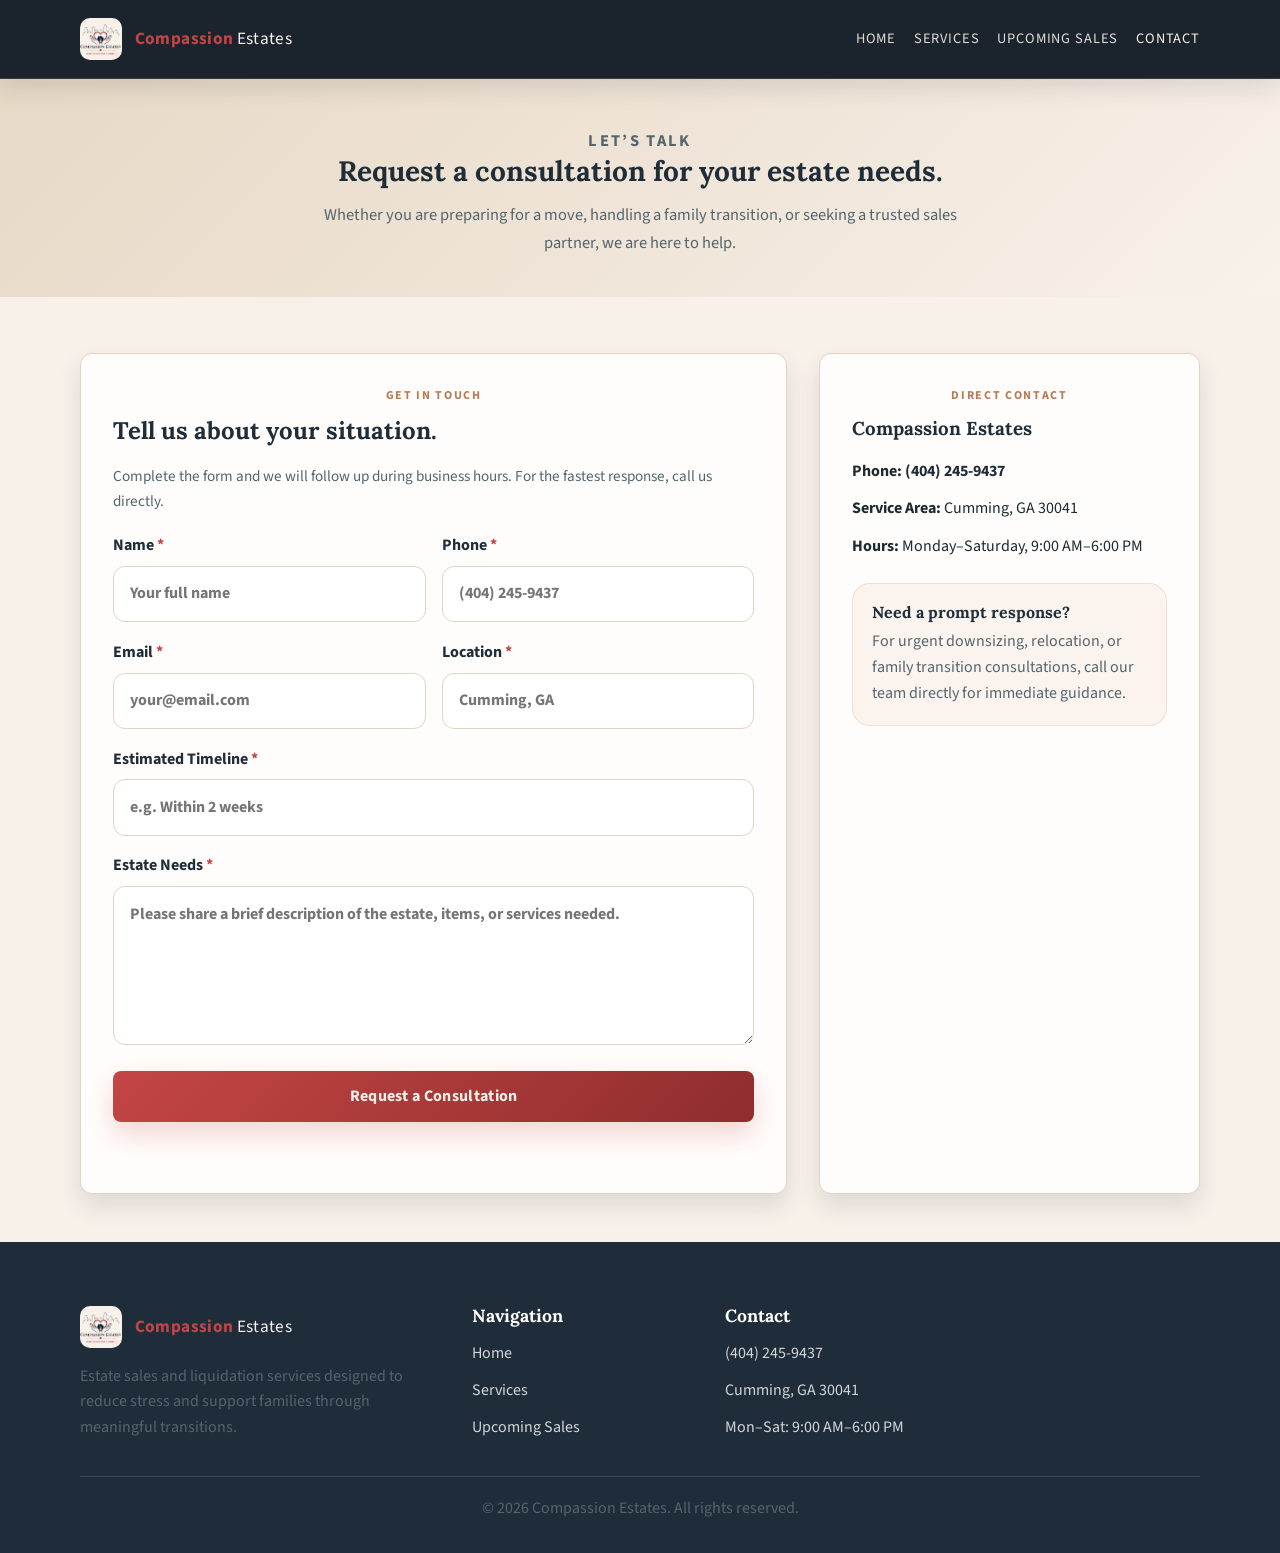
<file: contact.html>
<!DOCTYPE html>
<html lang="en">
  <head>
    <meta charset="UTF-8" />
    <meta name="viewport" content="width=device-width, initial-scale=1.0" />
    <link rel="preconnect" href="https://fonts.googleapis.com" />
    <link rel="preconnect" href="https://fonts.gstatic.com" crossorigin />
    <link href="https://fonts.googleapis.com/css2?family=Lora:wght@500;600;700&family=Source+Sans+3:wght@400;600;700&display=swap" rel="stylesheet" />
    <meta
      name="description"
      content="Request a compassionate consultation with Compassion Estates for estate sales, downsizing, and liquidation support in Cumming, GA."
    />
    <title>Contact & Consultation | Compassion Estates</title>
    <link rel="icon" type="image/jpg" href="images/Logo.jpg" />
    <link rel="stylesheet" href="style.css" />
  </head>
  <body class="contact-page">
    <header class="site-header">
      <div class="container header-inner">
        <a class="brand" href="index.html" aria-label="Compassion Estates home page">
          <img src="images/Logo Flyer Full.jpg" alt="Compassion Estates logo" />
          <span class="brand-name"><strong>Compassion</strong> Estates</span>
        </a>

        <button class="nav-toggle" aria-label="Toggle navigation" aria-expanded="false">
          Menu
        </button>

        <nav class="nav-links" aria-label="Main navigation">
          <a href="index.html">Home</a>
          <a href="services.html">Services</a>
          <a href="sales.html">Upcoming Sales</a>
          <a href="contact.html" class="active">Contact</a>
        </nav>
      </div>
    </header>

    <main>
      <section class="page-hero compact">
        <div class="container narrow">
          <p class="eyebrow">Let’s talk</p>
          <h1>Request a consultation for your estate needs.</h1>
          <p>
            Whether you are preparing for a move, handling a family transition, or seeking a trusted sales partner, we are here to help.
          </p>
        </div>
      </section>

      <section class="section contact-layout">
        <div class="container contact-grid">
          <div class="contact-panel">
            <p class="eyebrow accent">Get in touch</p>
            <h2>Tell us about your situation.</h2>
            <form id="contact-form" aria-describedby="form-help">
              <p id="form-help" class="form-help">Complete the form and we will follow up during business hours. For the fastest response, call us directly.</p>
              <div class="form-row">
                <label>
                  Name <span aria-hidden="true">*</span>
                  <input type="text" name="name" placeholder="Your full name" autocomplete="name" required />
                </label>
                <label>
                  Phone <span aria-hidden="true">*</span>
                  <input type="tel" name="phone" placeholder="(404) 245-9437" autocomplete="tel" required />
                </label>
              </div>

              <div class="form-row">
                <label>
                  Email <span aria-hidden="true">*</span>
                  <input type="email" name="email" placeholder="your@email.com" autocomplete="email" required />
                </label>
                <label>
                  Location <span aria-hidden="true">*</span>
                  <input type="text" name="location" placeholder="Cumming, GA" autocomplete="address-level2" required />
                </label>
              </div>

              <label>
                Estimated Timeline <span aria-hidden="true">*</span>
                <input type="text" name="timeline" placeholder="e.g. Within 2 weeks" required />
              </label>

              <label>
                Estate Needs <span aria-hidden="true">*</span>
                <textarea name="description" rows="5" placeholder="Please share a brief description of the estate, items, or services needed." required></textarea>
              </label>

              <button type="submit" class="btn btn-primary btn-wide">Request a Consultation</button>
              <p class="form-message" aria-live="polite"></p>
            </form>
          </div>

          <aside class="info-panel contact-details">
            <p class="eyebrow accent">Direct contact</p>
            <h3>Compassion Estates</h3>
            <ul class="detail-list">
              <li><strong>Phone:</strong> <a href="tel:4042459437">(404) 245-9437</a></li>
              <li><strong>Service Area:</strong> Cumming, GA 30041</li>
              <li><strong>Hours:</strong> Monday–Saturday, 9:00 AM–6:00 PM</li>
            </ul>

            <div class="mini-card">
              <h4>Need a prompt response?</h4>
              <p>For urgent downsizing, relocation, or family transition consultations, call our team directly for immediate guidance.</p>
            </div>
          </aside>
        </div>
      </section>
    </main>

    <footer class="site-footer">
      <div class="container footer-grid">
        <div>
          <a class="brand footer-brand" href="index.html" aria-label="Compassion Estates home page">
            <img src="images/Logo Flyer Full.jpg" alt="Compassion Estates logo" />
            <span class="brand-name"><strong>Compassion</strong> Estates</span>
          </a>
          <p>Estate sales and liquidation services designed to reduce stress and support families through meaningful transitions.</p>
        </div>

        <div>
          <h3>Navigation</h3>
          <ul class="footer-links">
            <li><a href="index.html">Home</a></li>
            <li><a href="services.html">Services</a></li>
            <li><a href="sales.html">Upcoming Sales</a></li>
          </ul>
        </div>

        <div>
          <h3>Contact</h3>
          <ul class="footer-links">
            <li><a href="tel:4042459437">(404) 245-9437</a></li>
            <li>Cumming, GA 30041</li>
            <li>Mon–Sat: 9:00 AM–6:00 PM</li>
          </ul>
        </div>
      </div>

      <div class="container footer-bottom">
        <p>© <span id="year"></span> Compassion Estates. All rights reserved.</p>
      </div>
    </footer>

    <script src="script.js"></script>
  </body>
</html>
</file>
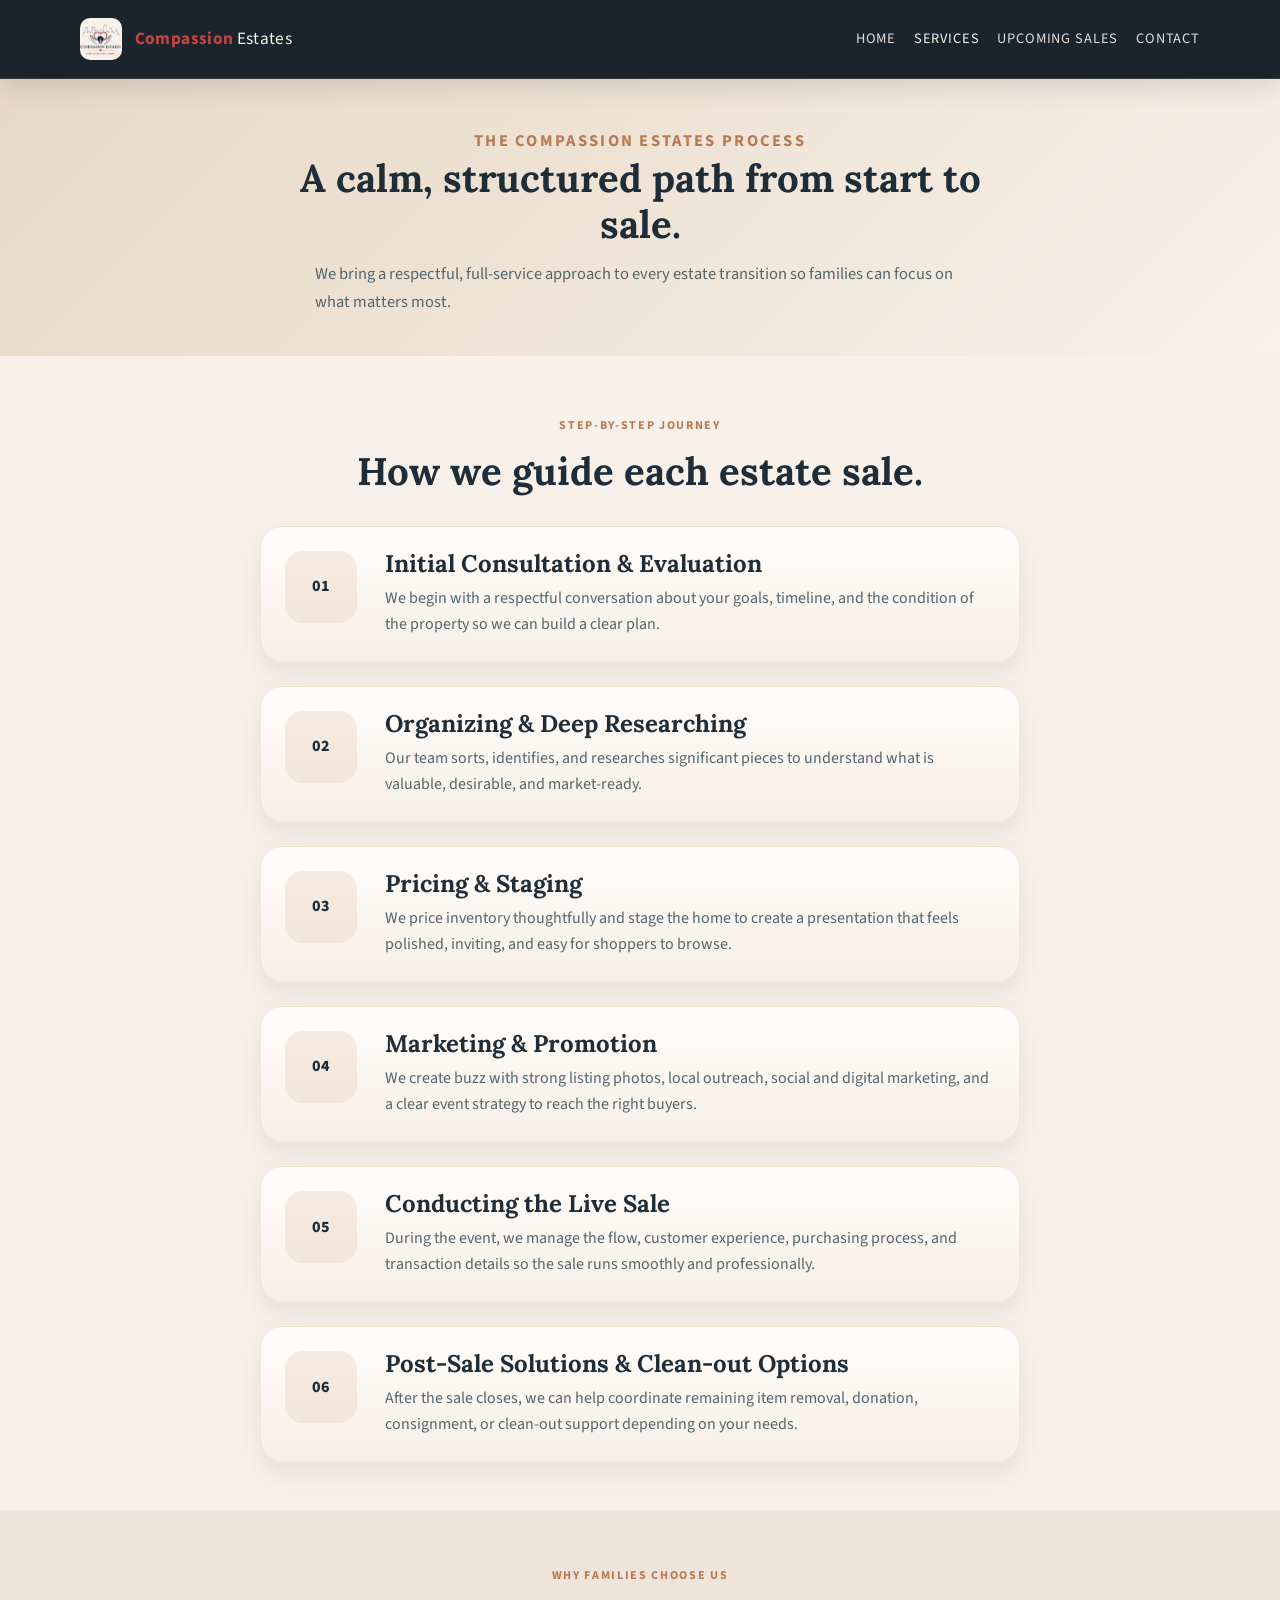
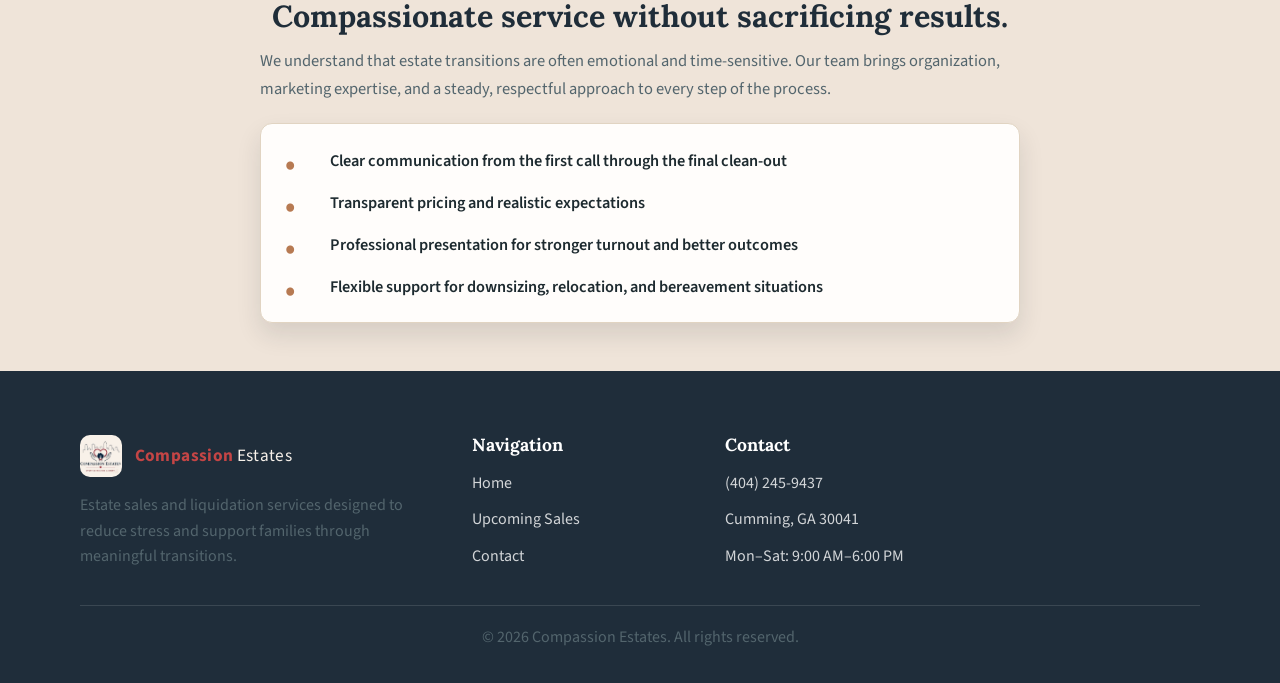
<file: services.html>
<!DOCTYPE html>
<html lang="en">
  <head>
    <meta charset="UTF-8" />
    <meta name="viewport" content="width=device-width, initial-scale=1.0" />
    <link rel="preconnect" href="https://fonts.googleapis.com" />
    <link rel="preconnect" href="https://fonts.gstatic.com" crossorigin />
    <link href="https://fonts.googleapis.com/css2?family=Lora:wght@500;600;700&family=Source+Sans+3:wght@400;600;700&display=swap" rel="stylesheet" />
    <meta
      name="description"
      content="Explore the Compassion Estates process—from consultation and organizing to pricing, marketing, execution, and clean-out support in Metro Atlanta and North Georgia."
    />
    <title>Our Process | Compassion Estates</title>
    <link rel="icon" type="image/jpg" href="images/Logo.jpg" />
    <link rel="stylesheet" href="style.css" />
  </head>
  <body class="services-page">
    <header class="site-header">
      <div class="container header-inner">
        <a class="brand" href="index.html" aria-label="Compassion Estates home page">
          <img src="images/Logo Flyer Full.jpg" alt="Compassion Estates logo" />
          <span class="brand-name"><strong>Compassion</strong> Estates</span>
        </a>

        <button class="nav-toggle" aria-label="Toggle navigation" aria-expanded="false">
          Menu
        </button>

        <nav class="nav-links" aria-label="Main navigation">
          <a href="index.html">Home</a>
          <a href="services.html" class="active">Services</a>
          <a href="sales.html">Upcoming Sales</a>
          <a href="contact.html">Contact</a>
        </nav>
      </div>
    </header>

    <main>
      <section class="page-hero compact">
        <div class="container narrow">
          <p class="eyebrow accent">The Compassion Estates process</p>
          <h1>A calm, structured path from start to sale.</h1>
          <p class="hero-block-copy">
            We bring a respectful, full-service approach to every estate transition so families can focus on what matters most.
          </p>
        </div>
      </section>

      <section class="section">
        <div class="container">
          <div class="section-header">
            <p class="eyebrow accent">Step-by-step journey</p>
            <h2>How we guide each estate sale.</h2>
          </div>

          <div class="timeline">
            <article class="timeline-item">
              <span class="timeline-number">01</span>
              <div>
                <h3>Initial Consultation &amp; Evaluation</h3>
                <p>
                  We begin with a respectful conversation about your goals, timeline, and the condition of the property so we can build a clear plan.
                </p>
              </div>
            </article>

            <article class="timeline-item">
              <span class="timeline-number">02</span>
              <div>
                <h3>Organizing &amp; Deep Researching</h3>
                <p>
                  Our team sorts, identifies, and researches significant pieces to understand what is valuable, desirable, and market-ready.
                </p>
              </div>
            </article>

            <article class="timeline-item">
              <span class="timeline-number">03</span>
              <div>
                <h3>Pricing &amp; Staging</h3>
                <p>
                  We price inventory thoughtfully and stage the home to create a presentation that feels polished, inviting, and easy for shoppers to browse.
                </p>
              </div>
            </article>

            <article class="timeline-item">
              <span class="timeline-number">04</span>
              <div>
                <h3>Marketing &amp; Promotion</h3>
                <p>
                  We create buzz with strong listing photos, local outreach, social and digital marketing, and a clear event strategy to reach the right buyers.
                </p>
              </div>
            </article>

            <article class="timeline-item">
              <span class="timeline-number">05</span>
              <div>
                <h3>Conducting the Live Sale</h3>
                <p>
                  During the event, we manage the flow, customer experience, purchasing process, and transaction details so the sale runs smoothly and professionally.
                </p>
              </div>
            </article>

            <article class="timeline-item">
              <span class="timeline-number">06</span>
              <div>
                <h3>Post-Sale Solutions &amp; Clean-out Options</h3>
                <p>
                  After the sale closes, we can help coordinate remaining item removal, donation, consignment, or clean-out support depending on your needs.
                </p>
              </div>
            </article>
          </div>
        </div>
      </section>

      <section class="section soft-section">
        <div class="container two-column">
          <div class="services-copy-block">
            <p class="eyebrow accent">Why families choose us</p>
            <h2 class="services-heading-block">Compassionate service without sacrificing results.</h2>
            <p class="services-copy-text">
              We understand that estate transitions are often emotional and time-sensitive. Our team brings organization, marketing expertise, and a steady, respectful approach to every step of the process.
            </p>
          </div>

          <div class="info-panel">
            <ul class="check-list">
              <li>Clear communication from the first call through the final clean-out</li>
              <li>Transparent pricing and realistic expectations</li>
              <li>Professional presentation for stronger turnout and better outcomes</li>
              <li>Flexible support for downsizing, relocation, and bereavement situations</li>
            </ul>
          </div>
        </div>
      </section>
    </main>

    <footer class="site-footer">
      <div class="container footer-grid">
        <div>
          <a class="brand footer-brand" href="index.html" aria-label="Compassion Estates home page">
            <img src="images/Logo Flyer Full.jpg" alt="Compassion Estates logo" />
            <span class="brand-name"><strong>Compassion</strong> Estates</span>
          </a>
          <p>Estate sales and liquidation services designed to reduce stress and support families through meaningful transitions.</p>
        </div>

        <div>
          <h3>Navigation</h3>
          <ul class="footer-links">
            <li><a href="index.html">Home</a></li>
            <li><a href="sales.html">Upcoming Sales</a></li>
            <li><a href="contact.html">Contact</a></li>
          </ul>
        </div>

        <div>
          <h3>Contact</h3>
          <ul class="footer-links">
            <li><a href="tel:4042459437">(404) 245-9437</a></li>
            <li>Cumming, GA 30041</li>
            <li>Mon–Sat: 9:00 AM–6:00 PM</li>
          </ul>
        </div>
      </div>

      <div class="container footer-bottom">
        <p>© <span id="year"></span> Compassion Estates. All rights reserved.</p>
      </div>
    </footer>

    <script src="script.js"></script>
  </body>
</html>
</file>
<file: style.css>
:root {
  --bg: #f7f1ea;
  --panel: #fffdfb;
  --section-soft: #efe4d9;
  --deep-navy: #1f2d39;
  --navy: #2e4257;
  --slate: #5f6975;
  --warm: #b77a52;
  --gold: #d4b07a;
  --sage: #dfe7e1;
  --line: #e1d4c2;
  --ink: #1d2a2f;
  --muted: #53656d;
  --success: #2d6a4f;
  --danger: #b65252;
  --gallery-red: #c44545;
  --gallery-red-deep: #8f2d2d;
  --luxury-ink: #1a2430;
  --luxury-shadow: rgba(27, 35, 42, 0.14);
  --shadow: rgba(29, 42, 52, 0.12);
}

* {
  box-sizing: border-box;
  margin: 0;
  padding: 0;
}

html {
  scroll-behavior: smooth;
}

body {
  margin: 0;
  background: var(--bg);
  color: var(--ink);
  font-family: "Source Sans 3", "Segoe UI", Arial, sans-serif;
  line-height: 1.6;
}

img {
  max-width: 100%;
  display: block;
}

a {
  color: inherit;
  text-decoration: none;
}

button,
input,
textarea {
  font: inherit;
}

.container {
  width: min(1120px, calc(100% - 2rem));
  margin: 0 auto;
}

.hero-copy-block,
.two-column > div,
.testimonial-wrap > div,
.page-hero .narrow,
blockquote {
  width: min(100%, 760px);
  margin-left: 0;
}

.site-header {
  position: sticky;
  top: 0;
  z-index: 20;
  background: rgba(18, 28, 36, 0.96);
  backdrop-filter: blur(8px);
  border-bottom: 1px solid rgba(212, 176, 122, 0.18);
  box-shadow: 0 8px 24px rgba(18, 28, 36, 0.12);
}

.header-inner {
  display: flex;
  align-items: center;
  justify-content: space-between;
  gap: 1rem;
  min-height: 78px;
}

.brand {
  display: inline-flex;
  align-items: center;
  gap: 0.8rem;
  color: var(--bg);
  font-size: 1.08rem;
  letter-spacing: 0.02em;
}

.brand img {
  width: 42px;
  height: 42px;
  border: 0;
  border-radius: 10px;
  object-fit: cover;
  background: var(--bg);
}

.brand strong {
  color: var(--gallery-red);
}

.brand .brand-name {
  color: var(--bg);
}

.nav-links {
  display: flex;
  align-items: center;
  gap: 1.1rem;
}

.nav-links a {
  color: rgba(247, 241, 234, 0.9);
  font-size: 0.9rem;
  text-transform: uppercase;
  letter-spacing: 0.06em;
  transition: color 0.2s ease;
}

.nav-links a:hover,
.nav-links a.active {
  color: var(--bg);
}

.nav-toggle {
  display: none;
  border: 1px solid rgba(255, 255, 255, 0.3);
  background: transparent;
  color: white;
  padding: 0.45rem 0.8rem;
  border-radius: 999px;
  cursor: pointer;
}

.btn {
  display: inline-flex;
  align-items: center;
  justify-content: center;
  border-radius: 8px;
  padding: 0.8rem 1.5rem;
  font-weight: 700;
  letter-spacing: 0.02em;
  transition: transform 0.2s ease, box-shadow 0.2s ease, background 0.2s ease;
}

.btn:hover {
  transform: translateY(-2px);
}

.btn-primary {
  background: linear-gradient(135deg, var(--gallery-red), var(--gallery-red-deep));
  color: var(--bg);
  box-shadow: 0 12px 28px rgba(196, 69, 69, 0.22);
}

.btn-secondary {
  background: linear-gradient(135deg, var(--gallery-red), var(--gallery-red-deep));
  color: var(--bg);
  border: 1px solid transparent;
  box-shadow: 0 12px 26px rgba(196, 69, 69, 0.22);
}

.photo-gallery-link:hover,
.photo-gallery-link:focus-visible {
  transform: none;
  box-shadow: none;
  cursor: default;
}

.hero {
  background: linear-gradient(135deg, #1d2d39 0%, #38516a 45%, #516980 100%);
  color: white;
  padding: 5rem 0 4rem;
}

.hero-grid {
  display: grid;
  grid-template-columns: 1fr;
  align-items: center;
  gap: 2.5rem;
}

.hero-copy,
.hero-visual {
  min-width: 0;
}

.hero-visual {
  max-width: 980px;
  width: 100%;
  margin: 0 auto;
}

.eyebrow {
  display: inline-block;
  margin-bottom: 0.9rem;
  color: #e7c99a;
  font-size: 0.75rem;
  font-weight: 700;
  letter-spacing: 0.14em;
  text-transform: uppercase;
}

.eyebrow.accent {
  color: var(--warm);
}

.hero h1,
h1, h2, h3, h4 {
  font-family: "Lora", Georgia, "Times New Roman", serif;
  line-height: 1.12;
}

.hero h1 {
  font-size: clamp(2.8rem, 5vw, 5rem);
  max-width: 620px;
  margin-bottom: 1rem;
}

.hero-copy-block {
  max-width: 600px;
  width: min(100%, 600px);
  margin-top: 1rem;
  background: rgba(255, 255, 255, 0.06);
  border: 1px solid rgba(255, 255, 255, 0.12);
  border-radius: 18px;
  padding: 1.25rem 1.35rem;
  box-shadow: 0 14px 30px rgba(15, 22, 31, 0.12);
  text-align: center;
  display: block;
}

.hero-copy-block h1 {
  font-size: clamp(2.2rem, 3vw, 3.2rem);
  line-height: 1.1;
  margin-bottom: 0.8rem;
  color: #ffffff;
}

.hero-title-wrap {
  margin-top: 0;
  margin-bottom: 1.5rem;
  text-align: center;
}

.hero-title-wrap h1 {
  font-size: clamp(2.2rem, 3vw, 3.2rem);
  line-height: 1.1;
  margin: 0 auto;
  color: var(--bg);
  max-width: 760px;
}

.hero-lede {
  max-width: 680px;
  margin: 1rem auto 0;
  color: rgba(255, 255, 255, 0.82);
  font-size: 1.12rem;
}

.hero-actions-title {
  justify-content: center;
  margin: 1rem 0 0;
}

.hero-copy-block p {
  max-width: none;
  font-size: 1.08rem;
  color: rgba(255, 255, 255, 0.8);
  background: transparent;
  border: 0;
  border-radius: 0;
  padding: 0;
  margin: 0;
}

.hero-actions {
  display: flex;
  justify-content: center;
  align-items: center;
  flex-wrap: wrap;
  gap: 1rem;
  margin: 2rem 0 1.5rem;
}

.gallery-toggle {
  border: 1px solid rgba(255, 255, 255, 0.35);
  background: transparent;
  color: white;
  padding: 0.8rem 1.2rem;
  cursor: pointer;
  transition: background 0.2s ease, transform 0.2s ease;
}

.gallery-toggle:hover {
  background: rgba(255, 255, 255, 0.12);
  transform: translateY(-1px);
}

.gallery-toggle[aria-expanded="true"] {
  background: rgba(201, 140, 93, 0.18);
  border-color: rgba(244, 216, 182, 0.7);
}

.trust-list {
  list-style: none;
  display: flex;
  flex-wrap: wrap;
  gap: 1rem 1.5rem;
  color: rgba(255, 255, 255, 0.8);
  font-size: 0.92rem;
}

.trust-list li::before {
  content: "\2713";
  color: #f4d8b6;
  margin-right: 0.6rem;
}

.hero-visual {
  border-radius: 28px;
  overflow: hidden;
  box-shadow: 0 28px 56px rgba(0, 0, 0, 0.25);
  background: rgba(255, 255, 255, 0.04);
  padding: 1rem;
  display: block;
}

.hero-photo-row {
  display: grid;
  grid-template-columns: minmax(0, 1.43fr) minmax(0, 0.75fr);
  gap: 1.25rem;
  align-items: stretch;
  width: 100%;
}

.hero-image-frame {
  min-width: 0;
  overflow: hidden;
  border-radius: 18px;
  background: rgba(255, 255, 255, 0.04);
}

.flyer-frame {
  aspect-ratio: 1.43 / 1;
}

.owner-frame {
  aspect-ratio: 0.75 / 1;
}

.hero-visual img {
  display: block;
  width: 100%;
  height: 100%;
  object-fit: contain;
}

.hero-image {
  object-fit: contain;
  background: #fffdfb;
}

.section {
  padding: 5rem 0;
}

.gallery-section {
  background: rgba(255, 255, 255, 0.26);
}

.hidden-gallery {
  display: none;
}

.visible-gallery {
  display: block;
}

.photo-gallery {
  display: grid;
  grid-template-columns: repeat(4, minmax(0, 1fr));
  gap: 1.4rem;
}

.gallery-item {
  background: var(--panel);
  border: 1px solid rgba(212, 176, 122, 0.28);
  border-radius: 18px;
  overflow: hidden;
  box-shadow: 0 18px 30px rgba(29, 42, 52, 0.08);
}

.event-gallery-item {
  display: flex;
  flex-direction: column;
  padding: 0;
  grid-column: span 2;
}

.event-card-header {
  display: flex;
  flex-direction: column;
  align-items: center;
  justify-content: center;
  text-align: center;
  padding: 1.05rem 1rem 0.7rem;
  border-bottom: 1px solid rgba(212, 176, 122, 0.18);
}

.event-label {
  margin-bottom: 0.25rem;
  font-size: 0.7rem;
  font-weight: 700;
  letter-spacing: 0.12em;
  text-transform: uppercase;
  color: var(--warm);
}

.event-card-header h3 {
  color: var(--deep-navy);
  font-size: 1.1rem;
  line-height: 1.3;
  text-align: center;
}

.event-carousel {
  position: relative;
  display: block;
}

.carousel-viewport {
  position: relative;
  width: 100%;
  aspect-ratio: 1 / 1;
  border-radius: 0;
  overflow: hidden;
  background: #f3eee9;
  border: 0;
}

.carousel-slide {
  position: absolute;
  inset: 0;
  opacity: 0;
  pointer-events: none;
  transition: opacity 0.25s ease;
}

.carousel-slide.is-active {
  opacity: 1;
  pointer-events: auto;
}

.carousel-slide img {
  width: 100%;
  height: 100%;
  object-fit: cover;
  display: block;
  transform: none;
  transform-origin: center center;
}

.carousel-btn {
  position: absolute;
  top: 50%;
  z-index: 1;
  border: none;
  background: var(--bg);
  color: var(--deep-navy);
  width: 42px;
  height: 42px;
  border-radius: 50%;
  font-size: 1.8rem;
  line-height: 1;
  cursor: pointer;
  box-shadow: 0 10px 24px rgba(29, 42, 52, 0.08);
  transform: translateY(-50%);
}

.carousel-prev {
  left: 0.7rem;
}

.carousel-next {
  right: 0.7rem;
}

.carousel-btn:hover {
  background: #f2e6da;
}

.carousel-dots {
  display: flex;
  justify-content: center;
  gap: 0.5rem;
  padding: 0 0.9rem 0.9rem;
}

.dot {
  width: 10px;
  height: 10px;
  border-radius: 50%;
  border: none;
  background: rgba(31, 45, 57, 0.22);
  cursor: pointer;
}

.dot.is-active {
  background: var(--gallery-red);
}

.carousel-slide img,
[data-lightbox] {
  cursor: zoom-in;
}

.gallery-empty-state {
  margin-top: 1.5rem;
  padding: 1.75rem;
  border: 1px dashed rgba(212, 176, 122, 0.6);
  border-radius: 12px;
  background: linear-gradient(180deg, #f9f3ee 0%, #f2eae1 100%);
  text-align: center;
}

.gallery-empty-state h3 {
  margin-bottom: 0.5rem;
  color: var(--deep-navy);
}

.gallery-empty-state p {
  margin-bottom: 1rem;
  color: var(--muted);
}

.placeholder-item {
  display: flex;
  align-items: center;
  justify-content: center;
  min-height: 340px;
  background: linear-gradient(180deg, #f9f3ee 0%, #f2eae1 100%);
  border: 1px dashed rgba(212, 176, 122, 0.6);
}

.placeholder-card {
  display: grid;
  place-items: center;
  width: 82%;
  height: 82%;
  border-radius: 18px;
  border: 1px dashed rgba(31, 45, 57, 0.25);
  color: rgba(31, 45, 57, 0.55);
  font-weight: 700;
  letter-spacing: 0.08em;
  text-transform: uppercase;
  text-align: center;
}

.gallery-item figcaption {
  padding: 1rem 1rem 1.1rem;
  font-weight: 700;
  color: var(--deep-navy);
}

.section-header {
  width: 100%;
  max-width: 1120px;
  margin: 0 auto 2.5rem;
}

.section-header h2 {
  font-size: clamp(2.1rem, 3vw, 3rem);
  color: var(--deep-navy);
}

.card-grid {
  display: grid;
  gap: 1.5rem;
}

.three-up {
  grid-template-columns: repeat(3, minmax(0, 1fr));
}

.info-card {
  background: linear-gradient(180deg, #fffdfb 0%, #f8f2eb 100%);
  border: 1px solid rgba(212, 176, 122, 0.26);
  border-radius: 12px;
  padding: 2rem 1.5rem;
  box-shadow: 0 14px 32px rgba(29, 42, 52, 0.08);
}

.icon-wrap {
  width: 58px;
  height: 58px;
  border-radius: 16px;
  display: grid;
  place-items: center;
  background: rgba(201, 140, 93, 0.16);
  font-size: 1.8rem;
  margin-bottom: 1rem;
}

.info-card h3 {
  margin-bottom: 0.65rem;
  font-size: 1.5rem;
  color: var(--deep-navy);
}

.info-card p,
.two-column p,
blockquote,
footer p,
.contact-panel,
.info-panel,
.sale-body p,
.empty-state p,
.timeline-item p {
  color: var(--muted);
}

.soft-section {
  background: var(--section-soft);
}

.two-column {
  display: grid;
  grid-template-columns: 1.05fr 0.95fr;
  gap: 2rem;
  align-items: center;
}

.two-column h2 {
  margin-bottom: 1rem;
  font-size: clamp(2rem, 3vw, 2.6rem);
  color: var(--deep-navy);
}

.info-panel {
  background: linear-gradient(180deg, #fffdfb 0%, #f5efe8 100%);
  border: 1px solid rgba(212, 176, 122, 0.28);
  border-radius: 12px;
  padding: 2rem;
  box-shadow: 0 18px 30px rgba(45, 62, 79, 0.08);
}

.check-list {
  list-style: none;
  display: grid;
  gap: 1rem;
}

.check-list li {
  position: relative;
  padding-left: 2.8rem;
  color: var(--ink);
  font-weight: 600;
}

.check-list li::before {
  content: "\2022";
  position: absolute;
  left: 0;
  top: 0;
  color: var(--warm);
  font-size: 2rem;
  line-height: 1;
}

.testimonial-wrap {
  display: block;
}

.testimonial-wrap > div {
  width: 100%;
}

.testimonial-signoff {
  margin: 1.25rem auto 0;
  width: 100%;
  text-align: center;
  font-size: clamp(1.2rem, 2vw, 1.6rem);
  line-height: 1.5;
}

.testimonial-signoff strong {
  font-weight: 700;
}

blockquote {
  display: block;
  max-width: 760px;
  margin: 1rem 0;
  padding-left: 1rem;
  border-left: 3px solid #c9a56a;
  line-height: 1.7;
  text-align: left;
}

.page-hero {
  background: linear-gradient(135deg, #e7d9c6, #efe4d7 50%, #f8f2ea);
  padding: 4rem 0 2.5rem;
}

.page-hero.compact {
  padding-top: 3.4rem;
}

.narrow {
  width: min(100%, 680px);
  max-width: 680px;
  margin: 0 auto;
  text-align: left;
}

.page-hero h1 {
  font-size: clamp(2.2rem, 4vw, 4rem);
  color: var(--deep-navy);
  margin-bottom: 0.8rem;
}

.page-hero p {
  color: var(--muted);
  max-width: 560px;
  margin: 0;
}

.services-page .page-hero {
  padding: 3.25rem 0 2.5rem;
}

.services-page .page-hero.compact {
  padding-top: 3rem;
}

.services-page .narrow {
  width: min(100%, 760px);
  max-width: 760px;
  margin: 0 auto;
  text-align: center;
}

.services-page .eyebrow {
  margin-bottom: 0.8rem;
  font-size: 0.75rem;
  letter-spacing: 0.14em;
}

.services-page .page-hero h1 {
  font-size: clamp(2.1rem, 3vw, 3rem);
  margin-bottom: 0.8rem;
  line-height: 1.2;
}

.services-page .page-hero p {
  max-width: 650px;
  font-size: 1.03rem;
  line-height: 1.7;
  margin: 0 auto;
}

.services-page .hero-block-copy {
  display: block;
  width: min(100%, 760px);
  max-width: 760px;
  margin: 0 auto;
  text-align: left;
}

.services-page .section {
  padding: 3.5rem 0 3rem;
}

.services-page .section-header {
  width: min(100%, 760px);
  margin: 0 auto 2rem;
  text-align: center;
}

.services-page .section-header h2 {
  font-size: clamp(2.1rem, 3vw, 3rem);
  line-height: 1.2;
  margin: 0;
  text-align: center;
}

.services-page .timeline {
  width: min(100%, 760px);
  margin: 0 auto;
}

.services-page .two-column {
  width: min(100%, 980px);
  max-width: 980px;
  margin: 0 auto;
  display: block;
  gap: 0;
}

.services-page .services-copy-block {
  width: min(100%, 760px);
  margin: 0 auto 1.25rem;
  text-align: center;
}

.services-page .services-copy-block .eyebrow {
  display: block;
  text-align: center;
}

.services-page .services-heading-block {
  display: block;
  width: min(100%, 760px);
  margin: 0 auto 0.75rem;
  font-size: clamp(1.9rem, 2.1vw, 2.4rem);
  line-height: 1.2;
  text-align: center;
}

.services-page .services-copy-text {
  display: block;
  width: min(100%, 760px);
  margin: 0;
  font-size: 1.03rem;
  line-height: 1.7;
  text-align: left;
}

.services-page .info-panel {
  width: min(100%, 760px);
  margin: 0 auto;
  padding: 1.5rem 1.5rem 1.35rem;
}

.services-page .check-list li {
  font-size: 1.02rem;
  line-height: 1.6;
}

.sales-page .page-hero {
  padding: 3.25rem 0 2.5rem;
}

.sales-page .page-hero.compact {
  padding-top: 3rem;
}

.sales-page .narrow {
  width: min(100%, 760px);
  max-width: 760px;
  margin: 0 auto;
  text-align: center;
}

.sales-page .eyebrow {
  display: block;
  margin-bottom: 0.8rem;
  font-size: 0.75rem;
  letter-spacing: 0.14em;
  text-align: center;
}

.sales-page .page-hero h1 {
  font-size: 1.75rem;
  line-height: 1.2;
  margin-bottom: 0.8rem;
  text-align: center;
}

.sales-page .page-hero p {
  max-width: 650px;
  font-size: 1.03rem;
  line-height: 1.7;
  margin: 0 auto;
  text-align: center;
}

.sales-page .section {
  padding: 3.5rem 0 3rem;
}

.sales-page .section-header {
  width: min(100%, 760px);
  margin: 0 auto 2rem;
}

.sales-page .section-header h2 {
  font-size: 1.75rem;
  line-height: 1.2;
  margin: 0;
}

.sales-page .sales-grid {
  width: min(100%, 760px);
  margin: 0 auto;
}

.contact-page .page-hero {
  padding: 3.25rem 0 2.5rem;
}

.contact-page .page-hero.compact {
  padding-top: 3rem;
}

.contact-page .narrow {
  width: min(100%, 760px);
  max-width: 760px;
  margin: 0 auto;
  text-align: center;
}

.contact-page .eyebrow {
  display: block;
  margin-bottom: 0.8rem;
  font-size: 0.75rem;
  letter-spacing: 0.14em;
  text-align: center;
}

.contact-page .page-hero h1 {
  font-size: 1.75rem;
  line-height: 1.2;
  margin-bottom: 0.8rem;
  text-align: center;
}

.contact-page .page-hero p {
  max-width: 650px;
  font-size: 1.03rem;
  line-height: 1.7;
  margin: 0 auto;
  text-align: center;
}

.contact-page .section {
  padding: 3.5rem 0 3rem;
}

.timeline {
  display: grid;
  gap: 1.5rem;
}

.timeline-item {
  display: grid;
  grid-template-columns: 80px 1fr;
  gap: 1.25rem;
  align-items: start;
  background: linear-gradient(180deg, #fffdfb 0%, #f6efe7 100%);
  border: 1px solid rgba(212, 176, 122, 0.24);
  border-radius: 22px;
  padding: 1.5rem;
  box-shadow: 0 12px 28px rgba(29, 42, 52, 0.08);
}

.timeline-number {
  display: grid;
  place-items: center;
  width: 72px;
  height: 72px;
  border-radius: 18px;
  background: rgba(201, 140, 93, 0.14);
  color: var(--deep-navy);
  font-weight: 800;
}

.timeline-item h3 {
  margin-bottom: 0.5rem;
  color: var(--deep-navy);
  font-size: 1.5rem;
}

.sales-grid {
  display: grid;
  grid-template-columns: repeat(2, minmax(0, 1fr));
  gap: 1.5rem;
}

.sale-card {
  overflow: hidden;
  background: var(--panel);
  border: 1px solid var(--line);
  border-radius: 12px;
  box-shadow: 0 12px 24px var(--shadow);
}

.sale-card img {
  width: 100%;
  height: 250px;
  object-fit: cover;
  cursor: pointer;
}

.sale-body {
  padding: 1.5rem;
}

.sale-meta {
  display: flex;
  justify-content: space-between;
  gap: 1rem;
  color: var(--warm);
  font-size: 0.82rem;
  font-weight: 700;
  text-transform: uppercase;
  letter-spacing: 0.08em;
  margin-bottom: 0.8rem;
}

.sale-body h3 {
  color: var(--deep-navy);
  margin-bottom: 0.75rem;
  font-size: 1.8rem;
}

.sale-body ul {
  list-style: none;
  margin-top: 1rem;
  display: grid;
  gap: 0.5rem;
  color: var(--ink);
}

.sale-body li::before {
  content: "\2022";
  color: var(--warm);
  margin-right: 0.55rem;
}

.empty-state {
  margin-top: 2rem;
  background: var(--panel);
  border: 1px solid var(--line);
  border-radius: 12px;
  padding: 2rem;
  text-align: center;
}

.empty-state h3 {
  margin-bottom: 0.75rem;
  color: var(--deep-navy);
  font-size: 1.8rem;
}

.contact-grid {
  display: grid;
  grid-template-columns: 1.3fr 0.7fr;
  gap: 2rem;
}

.contact-panel,
.info-panel {
  background: var(--panel);
  border: 1px solid var(--line);
  border-radius: 12px;
  padding: 2rem;
  box-shadow: 0 12px 24px var(--shadow);
}

.contact-panel h2,
.contact-details h3 {
  color: var(--deep-navy);
  margin-bottom: 1.2rem;
}

.form-row {
  display: grid;
  grid-template-columns: repeat(2, minmax(0, 1fr));
  gap: 1rem;
}

#contact-form label {
  display: block;
  margin-bottom: 1.1rem;
  color: var(--deep-navy);
  font-weight: 700;
}

#contact-form label > span {
  color: var(--gallery-red);
}

.form-help {
  margin-bottom: 1.25rem;
  color: var(--muted);
  font-size: 0.95rem;
}

#contact-form input,
#contact-form textarea {
  width: 100%;
  margin-top: 0.45rem;
  border: 1px solid var(--line);
  border-radius: 12px;
  background: white;
  padding: 0.9rem 1rem;
  color: var(--ink);
}

#contact-form input:focus,
#contact-form textarea:focus {
  outline: 2px solid rgba(201, 140, 93, 0.45);
  border-color: rgba(201, 140, 93, 0.6);
}

#contact-form input[aria-invalid="true"],
#contact-form textarea[aria-invalid="true"] {
  border-color: var(--danger);
  background: #fff8f7;
}

textarea {
  resize: vertical;
  min-height: 120px;
}

.btn-wide {
  width: 100%;
  border: 0;
  cursor: pointer;
}

.form-message {
  margin-top: 1rem;
  min-height: 1.4em;
  font-weight: 700;
}

.form-message.error {
  color: var(--danger);
}

.form-message.success {
  color: var(--success);
}

.form-message.notice {
  color: var(--warm);
}

.detail-list {
  list-style: none;
  display: grid;
  gap: 0.75rem;
  margin: 1rem 0 1.5rem;
  color: var(--ink);
}

.detail-list a {
  color: var(--deep-navy);
  font-weight: 700;
}

.mini-card {
  background: rgba(201, 140, 93, 0.08);
  border: 1px solid rgba(201, 140, 93, 0.2);
  border-radius: 18px;
  padding: 1.2rem;
}

.mini-card h4 {
  margin-bottom: 0.5rem;
  color: var(--deep-navy);
}

.site-footer {
  background: #1f2d3a;
  color: rgba(255, 255, 255, 0.8);
  padding-top: 4rem;
}

.footer-grid {
  display: grid;
  grid-template-columns: 1.3fr repeat(3, 0.8fr);
  gap: 2rem;
  padding-bottom: 2.2rem;
}

.footer-brand {
  margin-bottom: 1rem;
}

.site-footer h3 {
  margin-bottom: 1rem;
  font-size: 1.1rem;
  color: white;
}

.footer-links {
  list-style: none;
  display: grid;
  gap: 0.7rem;
}

.footer-links a {
  color: rgba(255, 255, 255, 0.8);
}

.footer-bottom {
  border-top: 1px solid rgba(255, 255, 255, 0.12);
  padding: 1.2rem 0 2rem;
  text-align: center;
}

.lightbox {
  position: fixed;
  inset: 0;
  background: rgba(12, 16, 20, 0.8);
  display: none;
  align-items: center;
  justify-content: center;
  padding: 2rem;
  z-index: 50;
}

.lightbox.visible {
  display: flex;
}

.lightbox img {
  max-width: min(900px, 90vw);
  max-height: 75vh;
  border-radius: 12px;
  object-fit: cover;
  box-shadow: 0 25px 50px rgba(0, 0, 0, 0.35);
}

.lightbox figure {
  margin: 0;
  text-align: center;
}

.lightbox figcaption {
  max-width: 720px;
  margin: 1rem auto 0;
  color: white;
}

.lightbox p {
  position: absolute;
  bottom: 2.5rem;
  left: 50%;
  transform: translateX(-50%);
  background: rgba(0, 0, 0, 0.55);
  color: white;
  padding: 0.7rem 1rem;
  border-radius: 999px;
}

.lightbox-close {
  position: absolute;
  top: 1.4rem;
  right: 1.6rem;
  width: 42px;
  height: 42px;
  border-radius: 8px;
  border: none;
  background: rgba(255,255,255,0.14);
  color: white;
  font-size: 2rem;
  cursor: pointer;
}

.sr-only {
  position: absolute;
  width: 1px;
  height: 1px;
  padding: 0;
  margin: -1px;
  overflow: hidden;
  clip: rect(0, 0, 0, 0);
  white-space: nowrap;
  border: 0;
}

a:focus-visible,
button:focus-visible,
input:focus-visible,
textarea:focus-visible,
[tabindex="0"]:focus-visible {
  outline: 3px solid var(--gold);
  outline-offset: 3px;
}

@media (prefers-reduced-motion: reduce) {
  html {
    scroll-behavior: auto;
  }

  *,
  *::before,
  *::after {
    transition-duration: 0.01ms !important;
    animation-duration: 0.01ms !important;
    animation-iteration-count: 1 !important;
  }
}

@media (max-width: 900px) {
  .hero-grid,
  .two-column,
  .contact-grid,
  .footer-grid,
  .sales-grid {
    grid-template-columns: 1fr;
  }

  .three-up {
    grid-template-columns: repeat(2, minmax(0, 1fr));
  }

  .photo-gallery {
    grid-template-columns: repeat(2, minmax(0, 1fr));
  }

}

@media (max-width: 700px) {
  .nav-toggle {
    display: inline-flex;
  }

  .nav-links {
    position: absolute;
    top: 100%;
    left: 1rem;
    right: 1rem;
    display: none;
    flex-direction: column;
    align-items: flex-start;
    padding: 1rem;
    background: rgba(45, 62, 79, 0.98);
    border: 1px solid rgba(255,255,255,0.08);
    border-radius: 0 0 8px 8px;
  }

  .nav-links.is-open {
    display: flex;
  }

  .three-up,
  .form-row,
  .photo-gallery {
    grid-template-columns: 1fr;
  }

  .hero {
    padding-top: 4rem;
  }

  .section {
    padding: 4rem 0;
  }

  .timeline-item {
    grid-template-columns: 1fr;
  }

  .timeline-number {
    width: 56px;
    height: 56px;
  }
}

.blockquote-signoff {
  margin-top: 1rem;
  text-align: center;
  font-size: 1.35rem;
  line-height: 1.5;
}

.blockquote-signoff strong {
  font-weight: 700;
}
</file>
